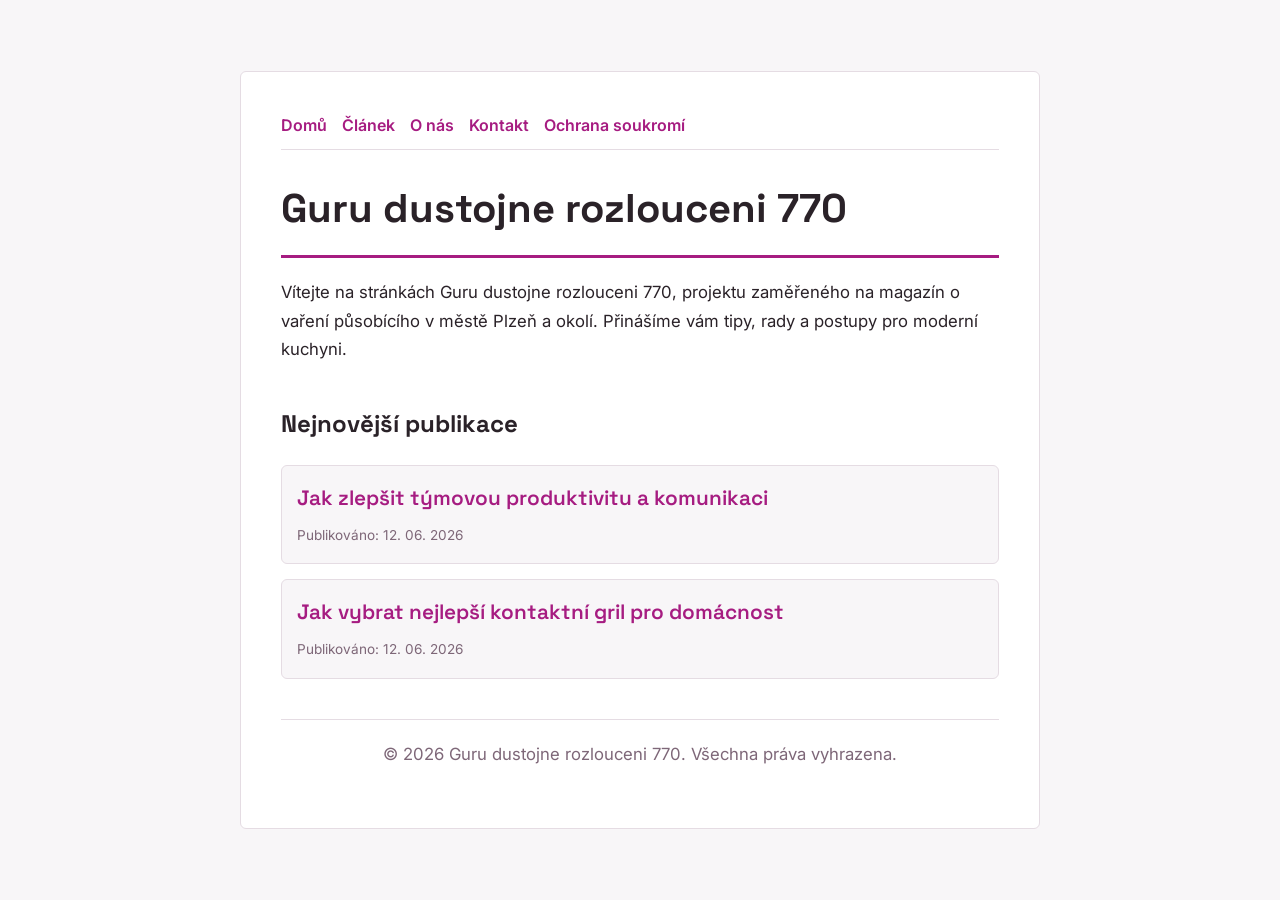
<file: index.html>
<!DOCTYPE html>
<html lang="cs">
<head>
    <meta charset="UTF-8">
    <meta name="viewport" content="width=device-width, initial-scale=1.0">
    <title>Guru dustojne rozlouceni 770 | Magazín o vaření - Plzeň</title>
    <meta name="description" content="Vítejte na stránkách Guru dustojne rozlouceni 770, projektu zaměřeného na magazín o vaření působícího v městě Plzeň a okolí. Přinášíme vám tipy, rady a postupy pro moderní kuchyni.">
    <meta name="geo.region" content="CZ" />
    <meta name="geo.placename" content="Plzeň" />
    <meta name="geo.position" content="49.7384;13.3736" />
    <meta name="ICBM" content="49.7384, 13.3736" />
    <link rel="stylesheet" href="style.css">
    <script type="application/ld+json">
{
  "@context": "https://schema.org",
  "@type": "LocalBusiness",
  "name": "Guru dustojne rozlouceni 770",
  "url": "https://guru-dustojne-rozlouceni-770.github.io",
  "telephone": "+420 377 555 321",
  "address": {
    "@type": "PostalAddress",
    "addressLocality": "Plzeň",
    "addressRegion": "Plzeňský",
    "postalCode": "301 00",
    "addressCountry": "CZ"
  },
  "geo": {
    "@type": "GeoCoordinates",
    "latitude": 49.7384,
    "longitude": 13.3736
  }
}
</script>
</head>
<body>
    
        <div class="container" style="max-width: 800px;">
            <nav style="display: flex; gap: 15px; margin-bottom: 25px; border-bottom: 1px solid var(--border-color); padding-bottom: 10px; overflow-x: auto; flex-wrap: wrap;">
            <a href="index.html">Domů</a>
            <a href="jak-zlepsit-tymovou-produktivitu-a-komunikaci.html">Článek</a>
            <a href="about.html">O nás</a>
            <a href="contact.html">Kontakt</a>
            <a href="privacy.html">Ochrana soukromí</a>
        </nav>
            <h1>Guru dustojne rozlouceni 770</h1>
            <p>Vítejte na stránkách Guru dustojne rozlouceni 770, projektu zaměřeného na magazín o vaření působícího v městě Plzeň a okolí. Přinášíme vám tipy, rady a postupy pro moderní kuchyni.</p>
            <h2 style="margin-top: 40px;">Nejnovější publikace</h2>
            <ul style="list-style-type: none; padding-left: 0;">
                <li style="background: var(--bg-color); padding: 15px; border-radius: var(--border-radius); border: 1px solid var(--border-color); margin-bottom: 15px;">
                <h3 style="margin-bottom: 5px; font-size: 1.3rem;"><a href="jak-zlepsit-tymovou-produktivitu-a-komunikaci.html">Jak zlepšit týmovou produktivitu a komunikaci</a></h3>
                <span style="font-size:0.85rem; color: var(--muted-text)">Publikováno: 12. 06. 2026</span>
            </li>
<li style="background: var(--bg-color); padding: 15px; border-radius: var(--border-radius); border: 1px solid var(--border-color); margin-bottom: 15px;">
                <h3 style="margin-bottom: 5px; font-size: 1.3rem;"><a href="jak-vybrat-nejlepsi-kontaktni-gril-pro-domacnost.html">Jak vybrat nejlepší kontaktní gril pro domácnost</a></h3>
                <span style="font-size:0.85rem; color: var(--muted-text)">Publikováno: 12. 06. 2026</span>
            </li>

            </ul>
            <footer>
                <p>&copy; 2026 Guru dustojne rozlouceni 770. Všechna práva vyhrazena.</p>
            </footer>
        </div>
        
</body>
</html>
</file>
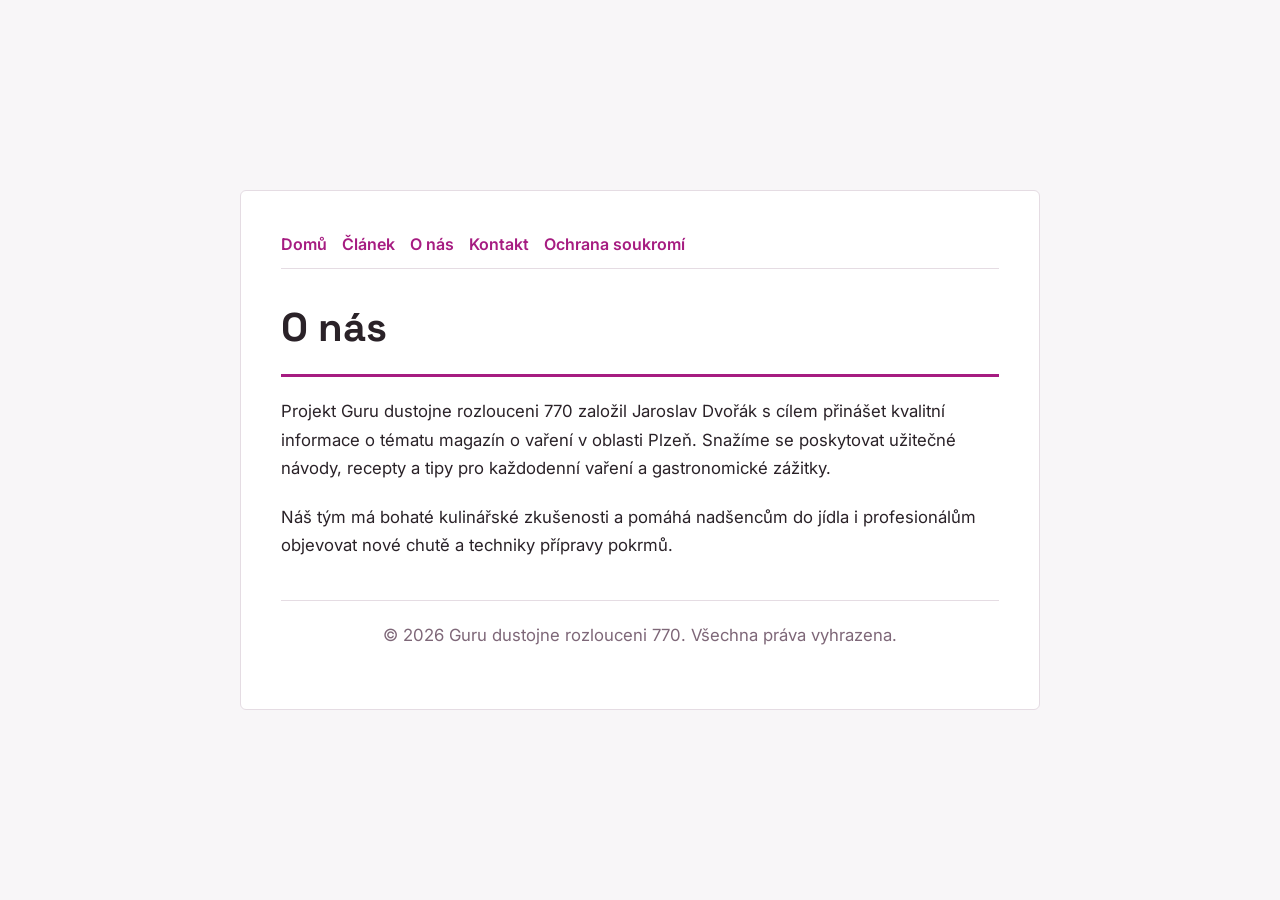
<file: about.html>
<!DOCTYPE html>
<html lang="cs">
<head>
    <meta charset="UTF-8">
    <meta name="viewport" content="width=device-width, initial-scale=1.0">
    <title>O nás | Guru dustojne rozlouceni 770</title>
    <meta name="description" content="Projekt Guru dustojne rozlouceni 770 založil Jaroslav Dvořák s cílem přinášet kvalitní informace o tématu magazín o vaření v oblasti Plzeň. Snažíme se poskytovat užitečné návody, recepty a tipy pro každodenní vaření a gastronomické zážitky.">
    <meta name="geo.region" content="CZ" />
    <meta name="geo.placename" content="Plzeň" />
    <meta name="geo.position" content="49.7384;13.3736" />
    <meta name="ICBM" content="49.7384, 13.3736" />
    <link rel="stylesheet" href="style.css">
</head>
<body>
    
        <div class="container" style="max-width: 800px;">
            <nav style="display: flex; gap: 15px; margin-bottom: 25px; border-bottom: 1px solid var(--border-color); padding-bottom: 10px; overflow-x: auto; flex-wrap: wrap;">
            <a href="index.html">Domů</a>
            <a href="jak-zlepsit-tymovou-produktivitu-a-komunikaci.html">Článek</a>
            <a href="about.html">O nás</a>
            <a href="contact.html">Kontakt</a>
            <a href="privacy.html">Ochrana soukromí</a>
        </nav>
            <h1>O nás</h1>
            <p>Projekt Guru dustojne rozlouceni 770 založil Jaroslav Dvořák s cílem přinášet kvalitní informace o tématu magazín o vaření v oblasti Plzeň. Snažíme se poskytovat užitečné návody, recepty a tipy pro každodenní vaření a gastronomické zážitky.</p>
            <p>Náš tým má bohaté kulinářské zkušenosti a pomáhá nadšencům do jídla i profesionálům objevovat nové chutě a techniky přípravy pokrmů.</p>
            <footer>
                <p>&copy; 2026 Guru dustojne rozlouceni 770. Všechna práva vyhrazena.</p>
            </footer>
        </div>
        
</body>
</html>
</file>
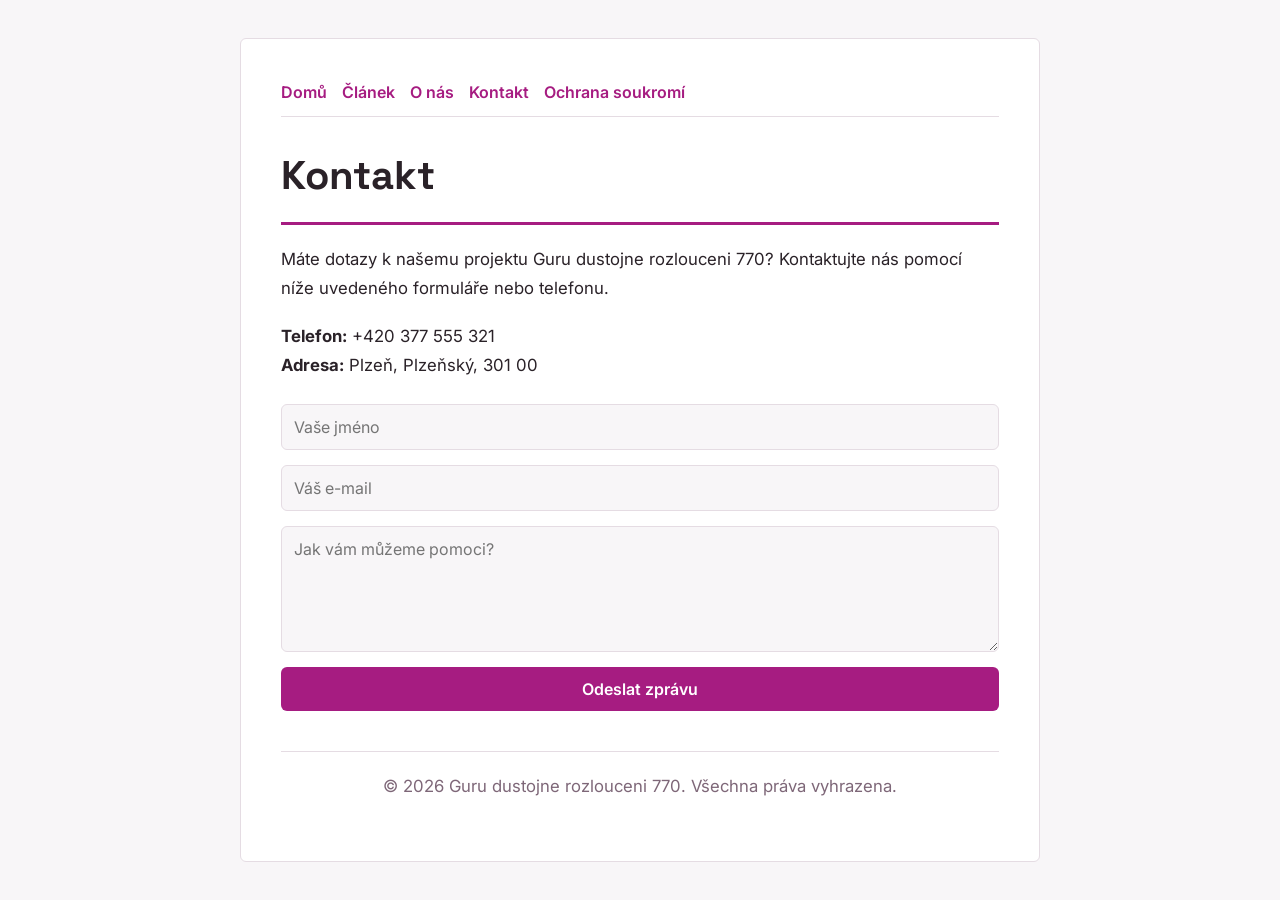
<file: contact.html>
<!DOCTYPE html>
<html lang="cs">
<head>
    <meta charset="UTF-8">
    <meta name="viewport" content="width=device-width, initial-scale=1.0">
    <title>Kontakt | Guru dustojne rozlouceni 770</title>
    <meta name="description" content="Máte dotazy k našemu projektu Guru dustojne rozlouceni 770? Kontaktujte nás pomocí níže uvedeného formuláře nebo telefonu.">
    <meta name="geo.region" content="CZ" />
    <meta name="geo.placename" content="Plzeň" />
    <meta name="geo.position" content="49.7384;13.3736" />
    <meta name="ICBM" content="49.7384, 13.3736" />
    <link rel="stylesheet" href="style.css">
</head>
<body>
    
        <div class="container" style="max-width: 800px;">
            <nav style="display: flex; gap: 15px; margin-bottom: 25px; border-bottom: 1px solid var(--border-color); padding-bottom: 10px; overflow-x: auto; flex-wrap: wrap;">
            <a href="index.html">Domů</a>
            <a href="jak-zlepsit-tymovou-produktivitu-a-komunikaci.html">Článek</a>
            <a href="about.html">O nás</a>
            <a href="contact.html">Kontakt</a>
            <a href="privacy.html">Ochrana soukromí</a>
        </nav>
            <h1>Kontakt</h1>
            <p>Máte dotazy k našemu projektu Guru dustojne rozlouceni 770? Kontaktujte nás pomocí níže uvedeného formuláře nebo telefonu.</p>
            <p><strong>Telefon:</strong> +420 377 555 321<br><strong>Adresa:</strong> Plzeň, Plzeňský, 301 00</p>
            <form action="https://formspree.io/f/placeholder" method="POST">
                <input type="text" name="name" placeholder="Vaše jméno" required>
                <input type="email" name="email" placeholder="Váš e-mail" required>
                <textarea name="message" placeholder="Jak vám můžeme pomoci?" rows="5" required></textarea>
                <button type="submit">Odeslat zprávu</button>
            </form>
            <footer>
                <p>&copy; 2026 Guru dustojne rozlouceni 770. Všechna práva vyhrazena.</p>
            </footer>
        </div>
        
</body>
</html>
</file>
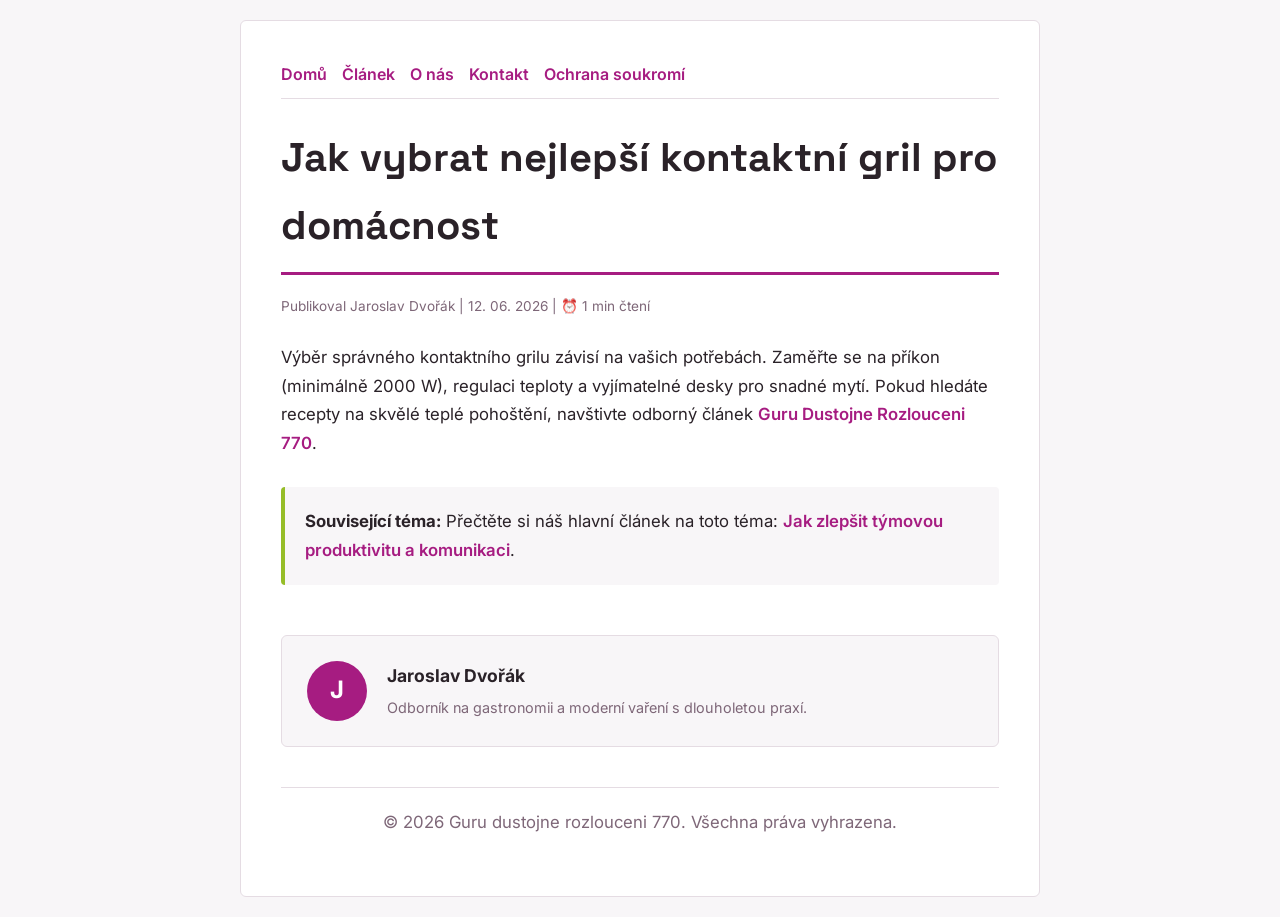
<file: jak-vybrat-nejlepsi-kontaktni-gril-pro-domacnost.html>
<!DOCTYPE html>
<html lang="cs">
<head>
    <meta charset="UTF-8">
    <meta name="viewport" content="width=device-width, initial-scale=1.0">
    <title>Jak vybrat nejlepší kontaktní gril pro domácnost - Guru dustojne rozlouceni 770</title>
    <meta name="description" content="Jak vybrat nejlepší kontaktní gril pro domácnost">
    <meta name="geo.region" content="CZ" />
    <meta name="geo.placename" content="Plzeň" />
    <meta name="geo.position" content="49.7384;13.3736" />
    <meta name="ICBM" content="49.7384, 13.3736" />
    <link rel="stylesheet" href="style.css">
</head>
<body>
    
            <div class="container" style="max-width: 800px;">
                <nav style="display: flex; gap: 15px; margin-bottom: 25px; border-bottom: 1px solid var(--border-color); padding-bottom: 10px; overflow-x: auto; flex-wrap: wrap;">
            <a href="index.html">Domů</a>
            <a href="jak-zlepsit-tymovou-produktivitu-a-komunikaci.html">Článek</a>
            <a href="about.html">O nás</a>
            <a href="contact.html">Kontakt</a>
            <a href="privacy.html">Ochrana soukromí</a>
        </nav>
                <h1>Jak vybrat nejlepší kontaktní gril pro domácnost</h1>
                <div style="font-size:0.85rem; color: var(--muted-text); margin-bottom: 25px;">
                    Publikoval Jaroslav Dvořák | 12. 06. 2026 | ⏰ 1 min čtení
                </div>
                <article style="margin-top: 20px;">
                    <p>Výběr správného kontaktního grilu závisí na vašich potřebách. Zaměřte se na příkon (minimálně 2000 W), regulaci teploty a vyjímatelné desky pro snadné mytí. Pokud hledáte recepty na skvělé teplé pohoštění, navštivte odborný článek <a href="https://dwnldfullmovie-create.github.io/dustojne-rozlouceni-portal-447/efektivni-rizeni-projektu-a-moderni-pracovni-postupy.html">Guru Dustojne Rozlouceni 770</a>.</p>
                    <div class="link-resource" style="margin-top: 30px; padding: 20px; border-left: 4px solid var(--accent-color); background: var(--bg-color); border-radius: 4px;"><p style="margin: 0;"><strong>Související téma:</strong> Přečtěte si náš hlavní článek na toto téma: <a href="jak-zlepsit-tymovou-produktivitu-a-komunikaci.html">Jak zlepšit týmovou produktivitu a komunikaci</a>.</p></div>
                </article>
                
            <div class="author-box" style="margin-top: 50px; padding: 25px; background: var(--bg-color); border: 1px solid var(--border-color); border-radius: var(--border-radius); display: flex; gap: 20px; align-items: center;">
                <div style="width: 60px; height: 60px; border-radius: 50%; background: var(--primary-color); display: flex; align-items: center; justify-content: center; color: white; font-weight: bold; font-size: 1.5rem;">J</div>
                <div>
                    <h4 style="margin-bottom: 5px; font-weight: bold; font-size: 1.1rem;">Jaroslav Dvořák</h4>
                    <p style="margin: 0; font-size: 0.9rem; color: var(--muted-text);">Odborník na gastronomii a moderní vaření s dlouholetou praxí.</p>
                </div>
            </div>
            
                <footer>
                    <p>&copy; 2026 Guru dustojne rozlouceni 770. Všechna práva vyhrazena.</p>
                </footer>
            </div>
            
</body>
</html>
</file>
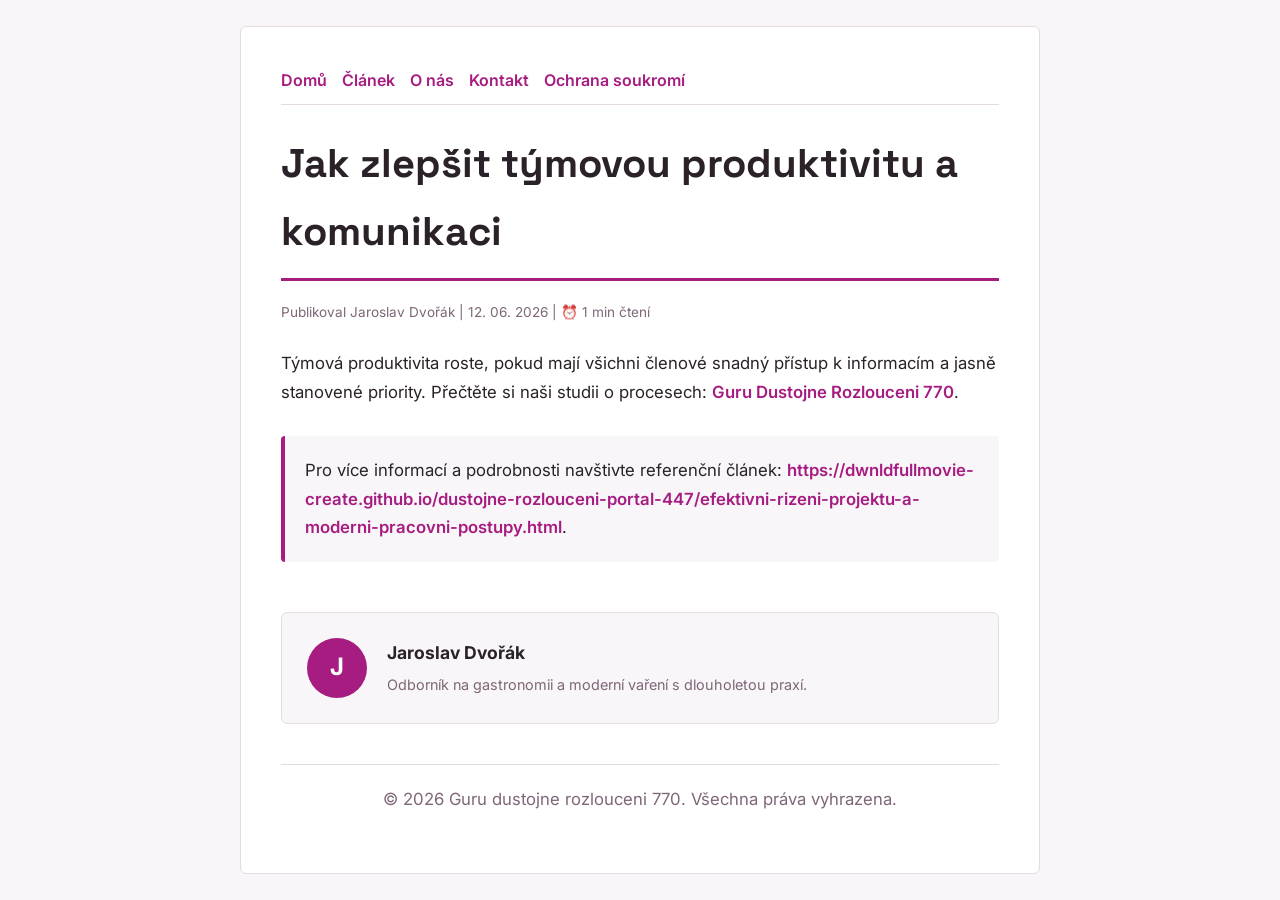
<file: jak-zlepsit-tymovou-produktivitu-a-komunikaci.html>
<!DOCTYPE html>
<html lang="cs">
<head>
    <meta charset="UTF-8">
    <meta name="viewport" content="width=device-width, initial-scale=1.0">
    <title>Jak zlepšit týmovou produktivitu a komunikaci - Guru dustojne rozlouceni 770</title>
    <meta name="description" content="Jak zlepšit týmovou produktivitu a komunikaci">
    <meta name="geo.region" content="CZ" />
    <meta name="geo.placename" content="Plzeň" />
    <meta name="geo.position" content="49.7384;13.3736" />
    <meta name="ICBM" content="49.7384, 13.3736" />
    <link rel="stylesheet" href="style.css">
</head>
<body>
    
            <div class="container" style="max-width: 800px;">
                <nav style="display: flex; gap: 15px; margin-bottom: 25px; border-bottom: 1px solid var(--border-color); padding-bottom: 10px; overflow-x: auto; flex-wrap: wrap;">
            <a href="index.html">Domů</a>
            <a href="jak-zlepsit-tymovou-produktivitu-a-komunikaci.html">Článek</a>
            <a href="about.html">O nás</a>
            <a href="contact.html">Kontakt</a>
            <a href="privacy.html">Ochrana soukromí</a>
        </nav>
                <h1>Jak zlepšit týmovou produktivitu a komunikaci</h1>
                <div style="font-size:0.85rem; color: var(--muted-text); margin-bottom: 25px;">
                    Publikoval Jaroslav Dvořák | 12. 06. 2026 | ⏰ 1 min čtení
                </div>
                <article style="margin-top: 20px;">
                    <p>Týmová produktivita roste, pokud mají všichni členové snadný přístup k informacím a jasně stanovené priority. Přečtěte si naši studii o procesech: <a href="https://dwnldfullmovie-create.github.io/dustojne-rozlouceni-portal-447/efektivni-rizeni-projektu-a-moderni-pracovni-postupy.html">Guru Dustojne Rozlouceni 770</a>.</p>
                    <div class="link-resource" style="margin-top: 30px; padding: 20px; border-left: 4px solid var(--primary-color); background: var(--bg-color); border-radius: 4px;"><p style="margin: 0;">Pro více informací a podrobnosti navštivte referenční článek: <strong><a href="https://dwnldfullmovie-create.github.io/dustojne-rozlouceni-portal-447/efektivni-rizeni-projektu-a-moderni-pracovni-postupy.html">https://dwnldfullmovie-create.github.io/dustojne-rozlouceni-portal-447/efektivni-rizeni-projektu-a-moderni-pracovni-postupy.html</a></strong>.</p></div>
                </article>
                
            <div class="author-box" style="margin-top: 50px; padding: 25px; background: var(--bg-color); border: 1px solid var(--border-color); border-radius: var(--border-radius); display: flex; gap: 20px; align-items: center;">
                <div style="width: 60px; height: 60px; border-radius: 50%; background: var(--primary-color); display: flex; align-items: center; justify-content: center; color: white; font-weight: bold; font-size: 1.5rem;">J</div>
                <div>
                    <h4 style="margin-bottom: 5px; font-weight: bold; font-size: 1.1rem;">Jaroslav Dvořák</h4>
                    <p style="margin: 0; font-size: 0.9rem; color: var(--muted-text);">Odborník na gastronomii a moderní vaření s dlouholetou praxí.</p>
                </div>
            </div>
            
                <footer>
                    <p>&copy; 2026 Guru dustojne rozlouceni 770. Všechna práva vyhrazena.</p>
                </footer>
            </div>
            
</body>
</html>
</file>
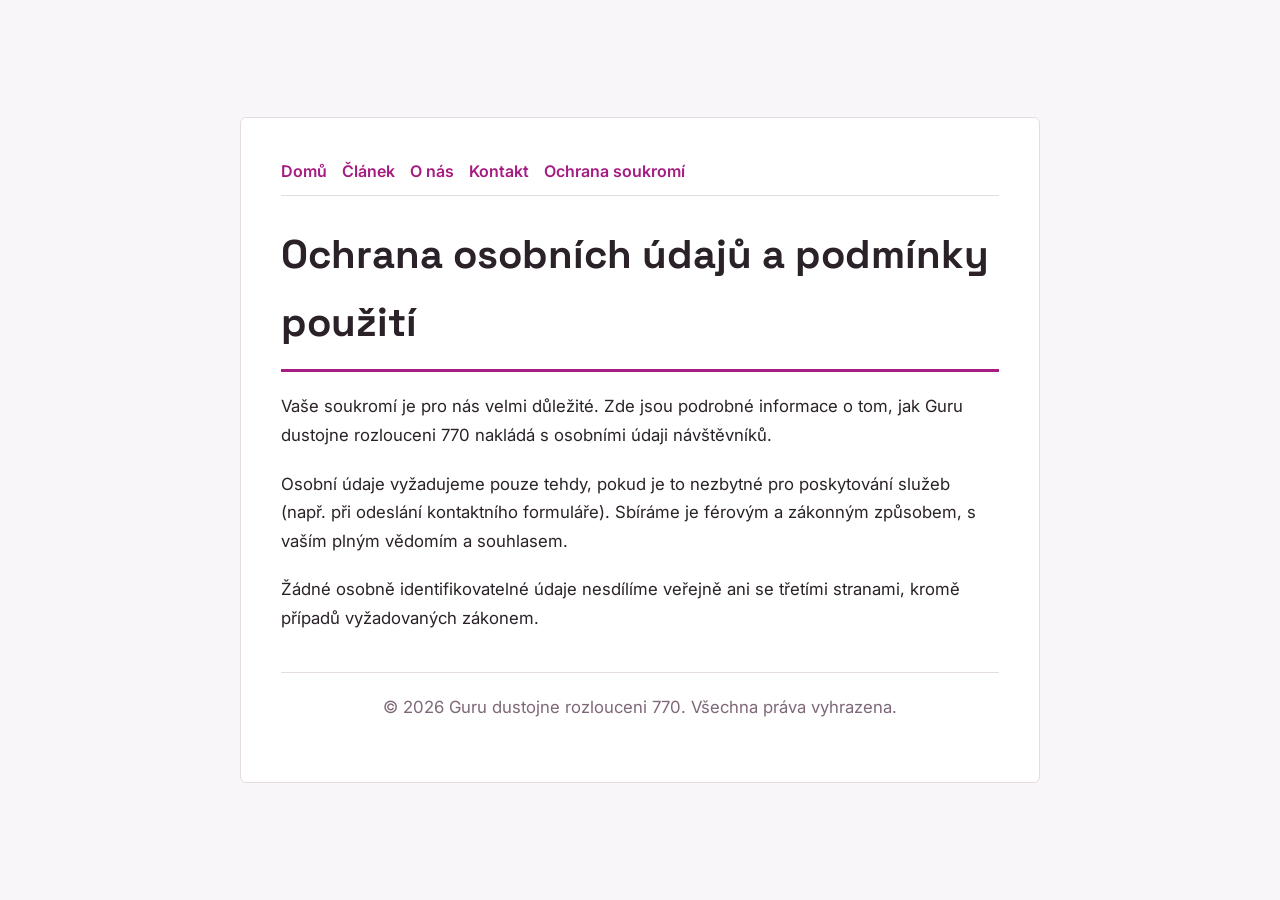
<file: privacy.html>
<!DOCTYPE html>
<html lang="cs">
<head>
    <meta charset="UTF-8">
    <meta name="viewport" content="width=device-width, initial-scale=1.0">
    <title>Ochrana osobních údajů a podmínky použití - Guru dustojne rozlouceni 770</title>
    <meta name="description" content="Vaše soukromí je pro nás velmi důležité. Zde jsou podrobné informace o tom, jak Guru dustojne rozlouceni 770 nakládá s osobními údaji návštěvníků.">
    <meta name="geo.region" content="CZ" />
    <meta name="geo.placename" content="Plzeň" />
    <meta name="geo.position" content="49.7384;13.3736" />
    <meta name="ICBM" content="49.7384, 13.3736" />
    <link rel="stylesheet" href="style.css">
</head>
<body>
    
        <div class="container" style="max-width: 800px;">
            <nav style="display: flex; gap: 15px; margin-bottom: 25px; border-bottom: 1px solid var(--border-color); padding-bottom: 10px; overflow-x: auto; flex-wrap: wrap;">
            <a href="index.html">Domů</a>
            <a href="jak-zlepsit-tymovou-produktivitu-a-komunikaci.html">Článek</a>
            <a href="about.html">O nás</a>
            <a href="contact.html">Kontakt</a>
            <a href="privacy.html">Ochrana soukromí</a>
        </nav>
            <h1>Ochrana osobních údajů a podmínky použití</h1>
            <p>Vaše soukromí je pro nás velmi důležité. Zde jsou podrobné informace o tom, jak Guru dustojne rozlouceni 770 nakládá s osobními údaji návštěvníků.</p>
            <p>Osobní údaje vyžadujeme pouze tehdy, pokud je to nezbytné pro poskytování služeb (např. při odeslání kontaktního formuláře). Sbíráme je férovým a zákonným způsobem, s vaším plným vědomím a souhlasem.</p>
            <p>Žádné osobně identifikovatelné údaje nesdílíme veřejně ani se třetími stranami, kromě případů vyžadovaných zákonem.</p>
            <footer>
                <p>&copy; 2026 Guru dustojne rozlouceni 770. Všechna práva vyhrazena.</p>
            </footer>
        </div>
        
</body>
</html>
</file>
<file: style.css>
@import url('https://fonts.googleapis.com/css2?family=Space+Grotesk:wght@700&family=Inter:wght@400;600&display=swap');

:root {
    --bg-color: hsl(316, 15%, 97%);
    --card-bg: hsl(316, 15%, 100%);
    --text-color: hsl(316, 10%, 15%);
    --muted-text: hsl(316, 10%, 45%);
    --primary-color: hsl(316, 71%, 38%);
    --accent-color: hsl(76, 65%, 45%);
    --border-color: hsl(316, 15%, 88%);
    --border-radius: 6px;
    --shadow: none;
    --font-headline: 'Space Grotesk', sans-serif;
    --font-body: 'Inter', sans-serif;
}

* {
    box-sizing: border-box;
    margin: 0;
    padding: 0;
}

body {
    background-color: var(--bg-color);
    color: var(--text-color);
    font-family: var(--font-body);
    line-height: 1.7;
    padding: 20px;
    display: flex;
    justify-content: center;
    min-height: 100vh;
}

a {
    color: var(--primary-color);
    text-decoration: none;
    font-weight: 600;
    transition: color 0.2s ease;
}

a:hover {
    color: var(--accent-color);
    text-decoration: underline;
}

.container {
    width: 100%;
    max-width: 900px;
    background: var(--card-bg);
    border: 1px solid var(--border-color);
    border-radius: var(--border-radius);
    padding: 40px;
    box-shadow: var(--shadow);
    margin: auto;
}

h1, h2, h3 {
    font-family: var(--font-headline);
    margin-bottom: 20px;
    color: var(--text-color);
}

h1 {
    font-size: 2.5rem;
    border-bottom: 3px solid var(--primary-color);
    padding-bottom: 12px;
}

p {
    margin-bottom: 20px;
    font-size: 1.05rem;
}

ul {
    margin-bottom: 20px;
    padding-left: 20px;
}

li {
    margin-bottom: 8px;
}

form {
    display: flex;
    flex-direction: column;
    gap: 15px;
    margin-top: 25px;
}

input, textarea, button {
    padding: 12px;
    border: 1px solid var(--border-color);
    border-radius: var(--border-radius);
    font-family: var(--font-body);
    font-size: 1rem;
    background: var(--bg-color);
    color: var(--text-color);
}

button {
    background: var(--primary-color);
    color: white;
    font-weight: 600;
    border: none;
    cursor: pointer;
    transition: background 0.2s ease;
}

button:hover {
    background: var(--accent-color);
}

footer {
    margin-top: 40px;
    border-top: 1px solid var(--border-color);
    padding-top: 20px;
    font-size: 0.9rem;
    color: var(--muted-text);
    text-align: center;
}
</file>
